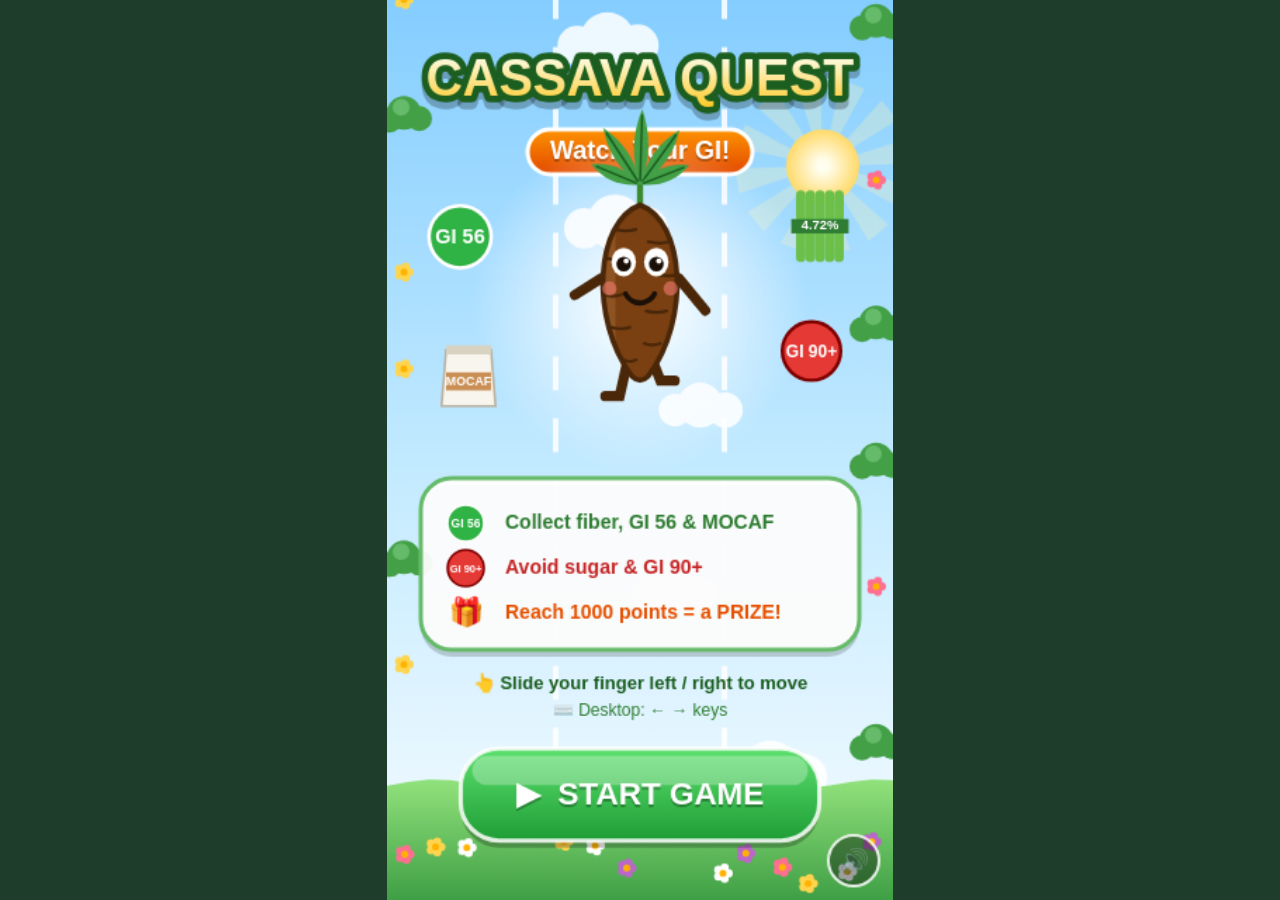
<file: index.html>
<!doctype html>
<html lang="en">
  <head>
    <meta charset="UTF-8" />
    <meta name="viewport" content="width=device-width, initial-scale=1, maximum-scale=1, user-scalable=no" />
    <title>CASSAVA QUEST</title>
    <link rel="stylesheet" href="style.css" />
  </head>
  <body>
    <canvas id="game" width="360" height="640"></canvas>
    <script src="script.js"></script>
  </body>
</html>
</file>
<file: style.css>
html,
body {
  margin: 0;
  height: 100%;
  background: #1f3d2b;
  overflow: hidden;
  touch-action: none;
  -webkit-user-select: none;
  user-select: none;
  -webkit-tap-highlight-color: transparent;
}
body {
  display: flex;
  align-items: center;
  justify-content: center;
}
/* Canvas rasio 9:16, menyesuaikan layar HP maupun desktop */
#game {
  touch-action: none;
  height: 100vh;
  height: 100dvh;
  max-width: 100vw;
  aspect-ratio: 9/16;
  background: #bfe6ff;
  display: block;
}
</file>
